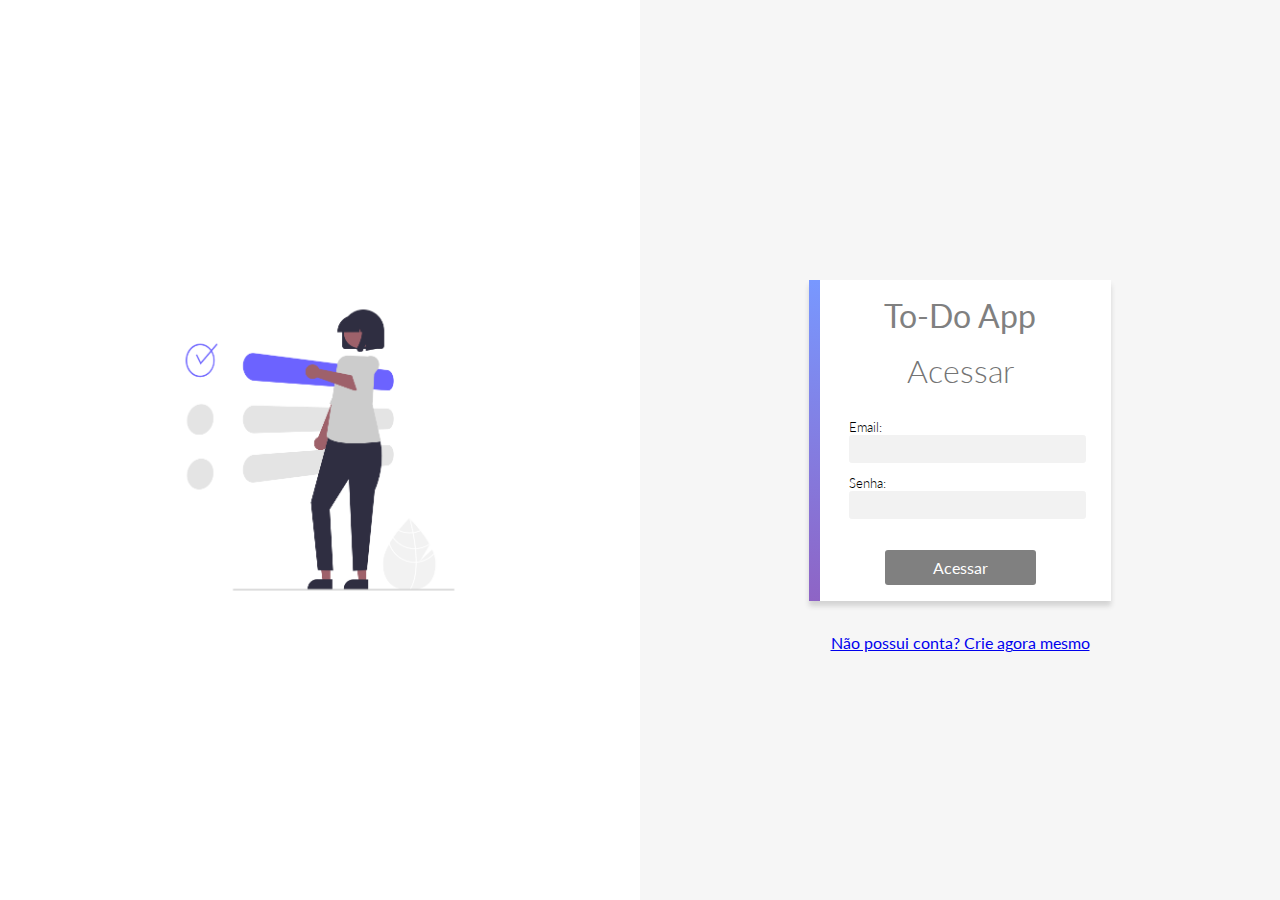
<file: index.html>
<!DOCTYPE html>
<html lang="pt-BR">

<head>
  <meta charset="UTF-8">
  <meta http-equiv="X-UA-Compatible" content="IE=edge">
  <meta name="viewport" content="width=device-width, initial-scale=1.0">
  <title>To-Do App</title>

  <!-- ---------------- estilos compartilhados entre login e signup ---------------- -->
  <link rel="stylesheet" href="styles/acesso.css">

  <!-- ---------------------- lógica aplicada no login ----------------------- -->
<!--   <script src="/scripts/utils.js"></script>
  <script src="/scripts/index.js"></script> -->

</head>

<body>
  <div class="left">
    <img src="./assets/pessoa-login.png" alt="">
  </div>

  <div class="right">
    <form>
      <div class="form-header">
        <p>To-Do App</p>
      </div>                                                    
      <h1>Acessar</h1>
      <label>
        Email:
        <input id="inputEmail" type="text" oninput="emailValida()">
        <small id="emailLogin">Email incorreto</small>
      </label>
      <label>
        Senha:
        <input id="inputPassword" type="password" oninput="senhaValida()">
        <small id="senhaLogin">A senha requer uma letra maiúscula, um símbolo e 8 caracteres</small>
        <small id="erroLogin">Email e/ou Senha estão incorretos</small>
        <small id="preencherCampos">Preencha os campos em branco</small>
      </label>

      <button type="submit" id="botaoAcessar">Acessar</button>

    </form>
    <div class="ingressar">
      <a href="signup.html">Não possui conta? Crie agora mesmo</a>
    </div>
  </div>
  <script src="scripts/app.js"></script>
  <script src="scripts/baseURL.js"></script>
  <script src="scripts/tarefas.js"></script>
</body>

</html>
</file>
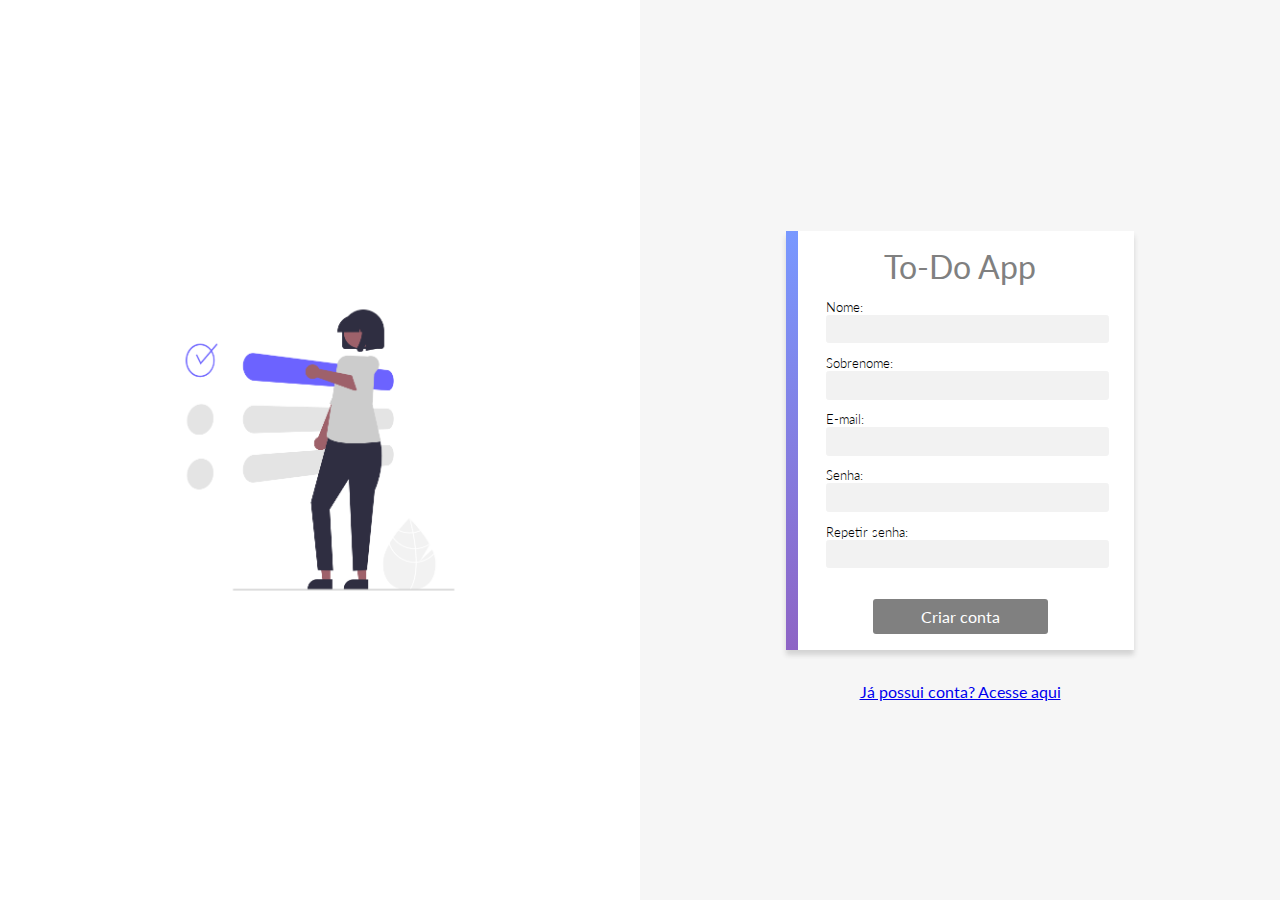
<file: signup.html>
<!DOCTYPE html>
<html lang="pt-BR">

<head>
  <meta charset="UTF-8">
  <meta http-equiv="X-UA-Compatible" content="IE=edge">
  <meta name="viewport" content="width=device-width, initial-scale=1.0">
  <title>To-Do App</title>

  <!-- ---------------- estilos compartilhados entre login e signup ---------------- -->
  <link rel="stylesheet" href="styles/acesso.css">
  
</head>

<body>

  <div class="left">
    <img src="assets/pessoa-login.png" alt="">
  </div>
  <div class="right">
    <form>
      <div id="form" class="form-header">
        <p>To-Do App</p>
      </div>

      <label>
        Nome:
        <input id="name" type="text" oninput="validarCampos()">
        <small id="infoName" ></small>
      </label>
      <label>
        Sobrenome:
        <input id="sobrenome" type="text" oninput="validarCampos()">
        <small id="infoSobrenome" ></small>
      </label>
      <label>
        E-mail:
        <input id="email" type="email" oninput="validarEmail()">
        <small id="infoEmail" ></small>
      </label>
      <label>
        Senha:
        <input id="password" type="password" oninput="validarSenha()">
        <small id="infoPassword"></small>
      </label>
      <label>
        Repetir senha:
        <input id="repeatPassword" type="password" oninput="validarSenhaRep()">
        <small id="inforepeatPassword" ></small>
        <p id="preencherCampos">Preencha os campos em branco</p>
      </label>

      <button id="salvar" type="submit">Criar conta</button>

    </form>
    <div class="ingressar">
      <a href="index.html">Já possui conta? Acesse aqui</a>
    </div>
  </div>
  <script src="scripts/signup.js"></script>
  <script src="scripts/baseURL.js"></script>
</body>

</html>
</file>
<file: styles/acesso.css>
@import url('./common.css');

body{
  display: flex;
}

h1 {
  color: rgb(116, 116, 116);
  font-weight: 300;
  margin: .5em 0;
}

form {
  position: relative;
  max-width: 26em;
  background-color: white;
  display: flex;
  align-items: center;
  flex-direction: column;
  margin: 2em auto;
  box-shadow: 0 5px 5px lightgrey;
  padding: 1em 2.5em;
  box-sizing: border-box;
}

form:after {
  position: absolute;
  content: '';
  width: .7em;
  height: 100%;
  top: 0;
  left: 0;
  background: linear-gradient(var(--primary), var(--secondary));
}

input {
  width: 100%;
  padding: .4em .5em;
  background-color: var(--app-grey);
  border: 1px solid var(--app-grey);
  border-radius: .2em;
}

input:focus {
  outline: none;
  border: 1px solid lightgrey;
}

label {
  width: 100%;
  font-weight: 300;
  margin-bottom: -.1em;
  margin-top: 1em;
  font-size: .8em;
}

button {
  padding: .5em 3em;
  background-color: var(--primary);
  color: white;
  margin-top: 2em;
  font-weight: 400;
  font-size: 1em;
}

.form-header {
  color: grey;
  font-size: 2em;
}
.ingressar{
  text-align: center;
}
.left{
  width: 50%;  
  background-color: white;
  text-align: center;
  display: flex;
  align-items: center;
  justify-content: center;
}
.left img{
  width:60%;
}
.right{
  width: 50%;
  display: flex;
  flex-direction: column;
  align-items: center;
  justify-content: center;
}
#emailLogin{
  display:none;
  color:red;
}
#senhaLogin{
  display:none;
  color: red;
}
#erroLogin{
  display:none;
  color: red;
}
#preencherCampos{
  display:none;
  color: red;
}
</file>
